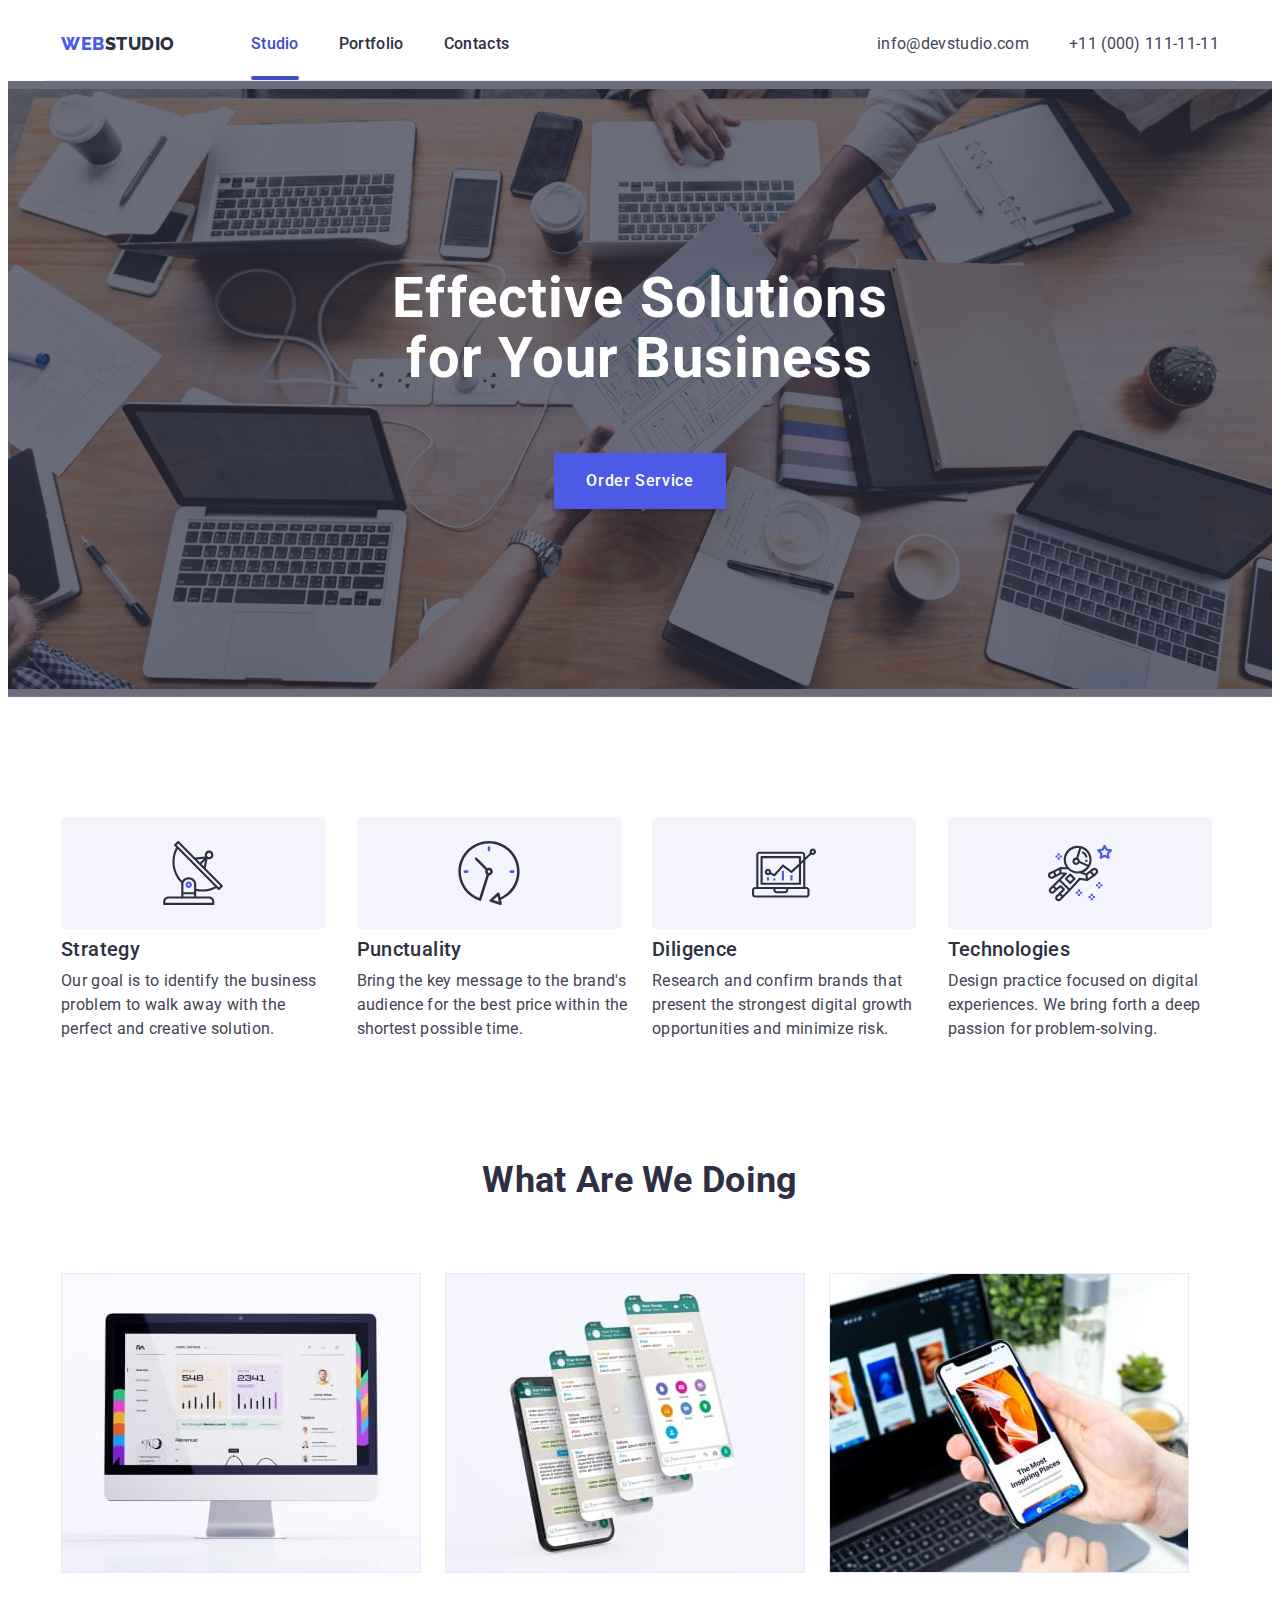
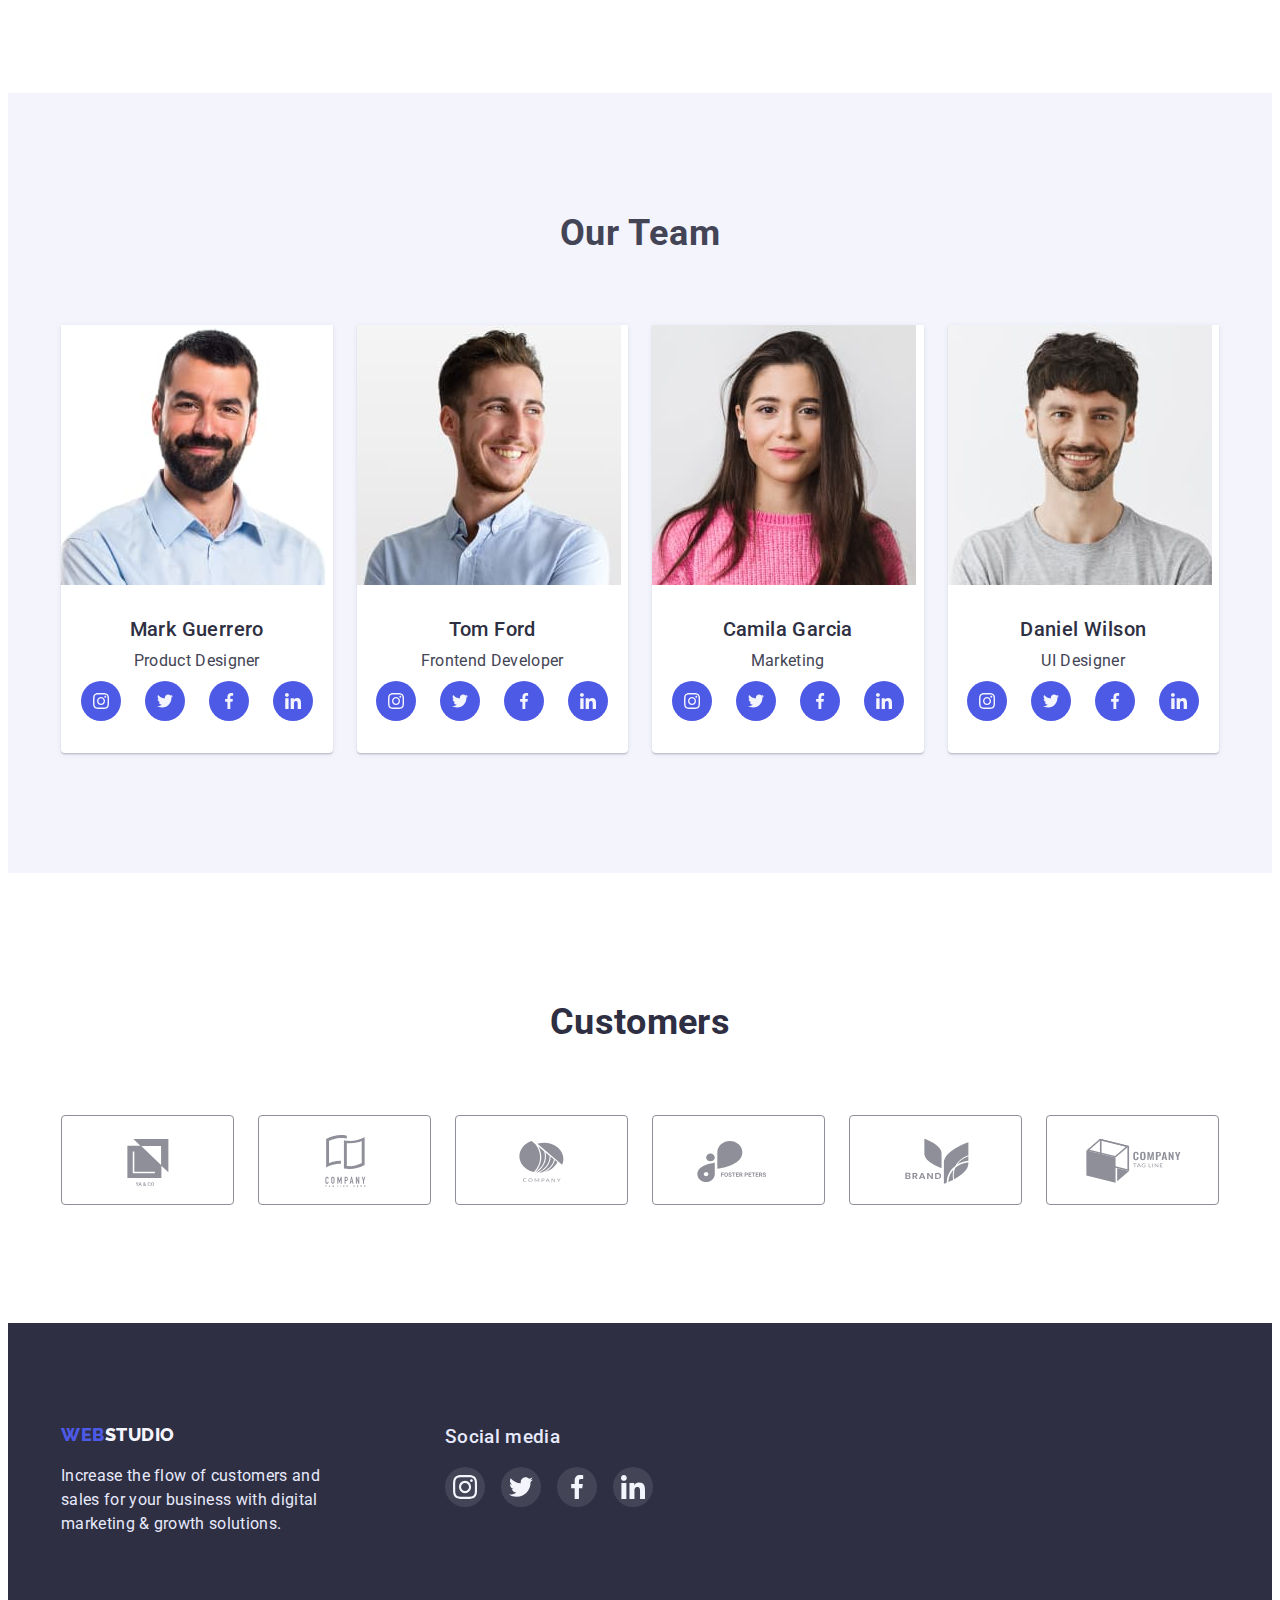
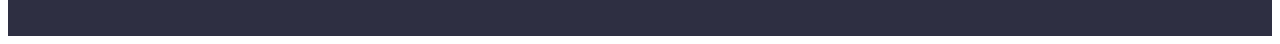
<file: index.html>
<!DOCTYPE html>
<html lang="en">
<head>
    <meta charset="UTF-8">
    <meta http-equiv="X-UA-Compatible" content="IE=edge">
    <meta name="viewport" content="width=device-width, initial-scale=1.0">
    <link
      rel="stylesheet"
      href="https://cdnjs.cloudflare.com/ajax/libs/modern-normalize/1.1.0/modern-normalize.min.css"
      integrity="sha512-wpPYUAdjBVSE4KJnH1VR1HeZfpl1ub8YT/NKx4PuQ5NmX2tKuGu6U/JRp5y+Y8XG2tV+wKQpNHVUX03MfMFn9Q=="
      crossorigin="anonymous"
      referrerpolicy="no-referrer"
    />
    <link rel="preconnect" href="https://fonts.googleapis.com">
<link rel="preconnect" href="https://fonts.gstatic.com" crossorigin>
<link href="https://fonts.googleapis.com/css2?family=Raleway:ital,wght@0,100;0,200;0,300;0,400;0,500;0,600;0,700;0,800;0,900;1,100;1,200;1,300;1,400;1,500;1,600;1,700;1,800;1,900&family=Roboto:ital,wght@0,100;0,300;0,400;0,500;0,700;0,900;1,100;1,300;1,400;1,500;1,700;1,900&display=swap" rel="stylesheet">
    <link rel="stylesheet" href="styles.css/stylescss.css" type="text/css">
        <title>WebStudio</title>
</head>
<body >  
        <header>
            <div class="container header-container">  
        <nav class="container-navigation">
            <a href="./index.html" class="logo"><span class="logo-web">Web</span><span class="logo-studio-one">Studio</span></a>
            <ul class="container-nav">
                <li><a href="index.html" class="nav-list current">Studio</a></li>
                <li><a href="portfolio.html" class="nav-list">Portfolio</a></li>
                <li><a href="" class="nav-list">Contacts</a></li>
            </ul>
        </nav>
        <address class="adress-li">
            <ul class="adress-list">
                <li><a href="mailto:info@devstudio.com" class="contact-list">info@devstudio.com</a></li>
                <li><a href="tel:+110001111111" class="contact-list">+11 (000) 111-11-11</a></li>
            </ul>
        </address>
    </div>
    </header>
<main>
    <section class="hero">
        <div class="container">
                <h1 class="h-one">Effective Solutions
                    for Your Business</h1>
                <button data-modal-open type="head-button" class="button-text">Order Service</button>
                </div>
                <div class="backdrop is-hidden" data-modal>
                    <div class="modal-window">
                      <button class="close-btn" type="button" data-modal-close>
                        <svg class="icon-close-btn"><use href="./images/symbol-defs.svg#icon-cloz"></use></svg>
                      </button>
                      <h2 hidden>Order form</h2>
                    </div>
                  </div>
    </section>
        <section class="section">
            <div class="container">
            <h2 hidden  class="title-two"></h2>
            <ul class="container-section-two">
                
                <li class="container-feature">
                    <div class="iconsabout">
                    <svg  class="iconimg-about">
                        <use href="./images/icons/symbol-defs.svg#icon-antenna" ></use>
                    </svg>
                </div>
                    <h3 class="title-three">Strategy</h3> 
                <p class="section-two-text">Our goal is to identify the business
                    problem to walk away with the perfect and creative solution. </p></li>
                   
                <li class="container-feature">
                    <div class="iconsabout">
                        <svg  class="iconimg-about">
                            <use  href="./images/icons/symbol-defs.svg#icon-clock"></use>
                        </svg>
                    </div>
                    <h3 class="title-three" >Punctuality</h3> 
                <p class="section-two-text">Bring the key message to the brand's audience for the best price within the shortest possible time.</p></li>
                
                <li class="container-feature">
                    <div class="iconsabout">
                        <svg  class="iconimg-about">
                            <use   href="./images/icons/symbol-defs.svg#icon-diagram"></use>
                        </svg>
                    </div>
                    <h3 class="title-three">Diligence</h3> 
                <p class="section-two-text">Research and confirm brands that present the strongest digital growth opportunities and minimize risk.</p></li>
    
                <li class="container-feature">
                    <div class="iconsabout">
                        <svg  class="iconimg-about">
                            <use  href="./images/icons/symbol-defs.svg#icon-astronaut"></use>
                        </svg>
                    </div>
                    <h3 class="title-three">Technologies</h3> 
                <p class="section-two-text">Design practice focused on digital experiences. We bring forth a deep passion for problem-solving.</p></li>
                </ul>
            </div>
        </section>
        <section class="section tasks">
            <div class="container">
            <h2 class="section-three-title-two">What are we doing</h2>
            <ul class="whatwearedoing">
                <li><img class="section-three-img" src="./images/computerwithdiagrams.jpg" alt="Computerwithdiagrams" width="360" height="300"></li>
                <li><img class="section-three-img" src="./images/phonechats.jpg" alt="Phonewithalotofchats" width="360" height="300"></li>
                <li><img class="section-three-img" src="./images/computerandphone.jpg" alt="Phoneandcomputer" width="360" height="300"></li>
            </ul>
        </div>
        </section>
        <section class="section section-ourteam">
            <div class="container">
            <h2  class="section-four-title-two">Our Team</h2>   
            <ul class="ourteam">
                <li class="team">
                    <img class="mark-photo" src="./images/mark.jpg" alt="PhotoMarkGuerrero" width="264" height="260">
                <div class="section-four-container">
                        <h3 class="section-four-title-three">Mark Guerrero</h3>
                    <p >Product Designer</p>
                    <ul class="team-social-list">
                        <li class="team-social-item">
                            <a class="team-social-link" href="">
                                <svg class="social-icon">
                                    <use href="./images/icons/symbol-defs.svg#icon-instagram">
    
                                    </use>
                                </svg>
                            </a>
                        </li>
                        <li class="team-social-item">
                            <a class="team-social-link" href="">
                                <svg class="social-icon">
                                    <use href="./images/icons/symbol-defs.svg#icon-twitter">
    
                                    </use>
                                </svg>
                            </a>
                        </li>
                        <li class="team-social-item">
                            <a class="team-social-link" href="">
                                <svg class="social-icon">
                                    <use href="./images/icons/symbol-defs.svg#icon-facebook">
    
                                    </use>
                                </svg>
                            </a>
                        </li>
                        <li class="team-social-item">
                            <a class="team-social-link" href="">
                                <svg class="social-icon">
                                    <use href="./images/icons/symbol-defs.svg#icon-linkedin"> 
    
                                    </use>
                                </svg>
                            </a>
                        </li>
                       
                       </ul>
                </div>
                </li>
                <li class="team">
                <img class="tom-photo" src="./images/tom.jpg" alt="PhotoTomFord" width="264" height="260">
                <div class="section-four-container">
                    <h3 class="section-four-title-three">Tom Ford</h3>
                    <p >Frontend Developer</p>
                    <ul class="team-social-list">
                        <li class="team-social-item">
                            <a class="team-social-link" href="">
                                <svg class="social-icon">
                                    <use href="./images/icons/symbol-defs.svg#icon-instagram">
    
                                    </use>
                                </svg>
                            </a>
                        </li>
                        <li class="team-social-item">
                            <a class="team-social-link" href="">
                                <svg class="social-icon">
                                    <use href="./images/icons/symbol-defs.svg#icon-twitter">
    
                                    </use>
                                </svg>
                            </a>
                        </li>
                        <li class="team-social-item">
                            <a class="team-social-link" href="">
                                <svg class="social-icon">
                                    <use href="./images/icons/symbol-defs.svg#icon-facebook">
    
                                    </use>
                                </svg>
                            </a>
                        </li>
                        <li class="team-social-item">
                            <a class="team-social-link" href="">
                                <svg class="social-icon">
                                    <use href="./images/icons/symbol-defs.svg#icon-linkedin"> 
    
                                    </use>
                                </svg>
                            </a>
                        </li>
                       
                       </ul>
                </div>
                </li>
                <li class="team">
                <img class="camila-photo" src="./images/camila.jpg" alt="PhotoCamilaGarcia" width="264" height="260">
                <div class="section-four-container">
                    <h3 class="section-four-title-three">Camila Garcia</h3>
                    <p >Marketing</p>
                    <ul class="team-social-list">
                        <li class="team-social-item">
                            <a class="team-social-link" href="">
                                <svg class="social-icon">
                                    <use href="./images/icons/symbol-defs.svg#icon-instagram">
    
                                    </use>
                                </svg>
                            </a>
                        </li>
                        <li class="team-social-item">
                            <a class="team-social-link" href="">
                                <svg class="social-icon">
                                    <use href="./images/icons/symbol-defs.svg#icon-twitter">
    
                                    </use>
                                </svg>
                            </a>
                        </li>
                        <li class="team-social-item">
                            <a class="team-social-link" href="">
                                <svg class="social-icon">
                                    <use href="./images/icons/symbol-defs.svg#icon-facebook">
    
                                    </use>
                                </svg>
                            </a>
                        </li>
                        <li class="team-social-item">
                            <a class="team-social-link" href="">
                                <svg class="social-icon">
                                    <use href="./images/icons/symbol-defs.svg#icon-linkedin"> 
    
                                    </use>
                                </svg>
                            </a>
                        </li>
                       
                       </ul>
                </div>
                </li>
                <li class="team">
                <img class="daniel-photo" src="./images/daniel.jpg" alt="PhotoDanielWilson" width="264" height="260">
                <div class="section-four-container">  
                <h3 class="section-four-title-three">Daniel Wilson</h3>
                    <p >UI Designer</p>
                    <ul class="team-social-list">
                        <li class="team-social-item">
                            <a class="team-social-link" href="">
                                <svg class="social-icon">
                                    <use href="./images/icons/symbol-defs.svg#icon-instagram">
    
                                    </use>
                                </svg>
                            </a>
                        </li>
                        <li class="team-social-item">
                            <a class="team-social-link" href="">
                                <svg class="social-icon">
                                    <use href="./images/icons/symbol-defs.svg#icon-twitter">
    
                                    </use>
                                </svg>
                            </a>
                        </li>
                        <li class="team-social-item">
                            <a class="team-social-link" href="">
                                <svg class="social-icon">
                                    <use href="./images/icons/symbol-defs.svg#icon-facebook">
    
                                    </use>
                                </svg>
                            </a>
                        </li>
                        <li class="team-social-item">
                            <a class="team-social-link" href="">
                                <svg class="social-icon">
                                    <use href="./images/icons/symbol-defs.svg#icon-linkedin"> 
    
                                    </use>
                                </svg>
                            </a>
                        </li>
                       
                       </ul>
                </div>
                </li>
                               
            </ul>
        </div>
        </section>
        <section class="section customer-section">
            <div class="container">
              <h2 class="customer-title">Customers</h2>
              <ul class="customer-list">
                <li class="customer-item">
                  <a class="customer-icon-container" href="">
                    <svg class="customer-icon">
                      <use href="./images/icons/symbol-defs.svg#icon-Logoone"></use>
                    </svg>
                  </a>
                </li>
                <li class="customer-item">
                  <a class="customer-icon-container" href="">
                    <svg class="customer-icon">
                      <use href="./images/icons/symbol-defs.svg#icon-Logotwo"></use>
                    </svg>
                  </a>
                </li>
                <li class="customer-item">
                  <a class="customer-icon-container" href="">
                    <svg class="customer-icon">
                      <use href="./images/icons/symbol-defs.svg#icon-Logothree"></use>
                    </svg>
                  </a>
                </li>
                <li class="customer-item">
                  <a class="customer-icon-container" href="">
                    <svg class="customer-icon">
                      <use href="./images/icons/symbol-defs.svg#icon-Logofour"></use>
                    </svg>
                  </a>
                </li>
                <li class="customer-item">
                  <a class="customer-icon-container" href="">
                    <svg class="customer-icon">
                      <use href="./images/icons/symbol-defs.svg#icon-Logofive"></use>
                    </svg>
                  </a>
                </li>
                <li class="customer-item">
                  <a class="customer-icon-container" href="">
                    <svg class="customer-icon">
                      <use href="./images/icons/symbol-defs.svg#icon-Logosix"></use>
                    </svg>
                  </a>
                </li>
              </ul>
            </div>
          </section>
</main>
    <footer class="footer">
<div class="container big-footer">
        <div class="container-footer">
            <a href="./index.html" class="logo"><span class="logo-web">Web</span><span class="logo-studio-two">Studio</span></a>
            <p class="footer-text">Increase the flow of customers and sales for your business with digital marketing & growth solutions.</p>
        </div>
        <div class="footer-social">
            <h3 class="footer-social-title">Social media</h3>
            <ul class="footer-social-list">
              <li class="footer-social-item">
                <a class="footer-social-link" href="">
                  <svg class="footer-social-icon">
                    <use href="./images/icons/symbol-defs.svg#icon-instagram"></use>
                  </svg>
                </a>
              </li>
              <li class="footer-social-item">
                <a class="footer-social-link" href="">
                  <svg class="footer-social-icon">
                    <use href="./images/icons/symbol-defs.svg#icon-twitter"></use>
                  </svg>
                </a>
              </li>
              <li class="footer-social-item">
                <a class="footer-social-link" href=""
                  ><svg class="footer-social-icon">
                    <use href="./images/icons/symbol-defs.svg#icon-facebook"></use>
                  </svg>
                </a>
              </li>
              <li class="footer-social-item">
                <a class="footer-social-link" href=""
                  ><svg class="footer-social-icon">
                    <use href="./images/icons/symbol-defs.svg#icon-linkedin"></use>
                  </svg>
                </a>
              </li>
            </ul>
          </div>
    </div>
    </footer>
    <script src="./modal.js"></script>
</body>

</html>
</file>
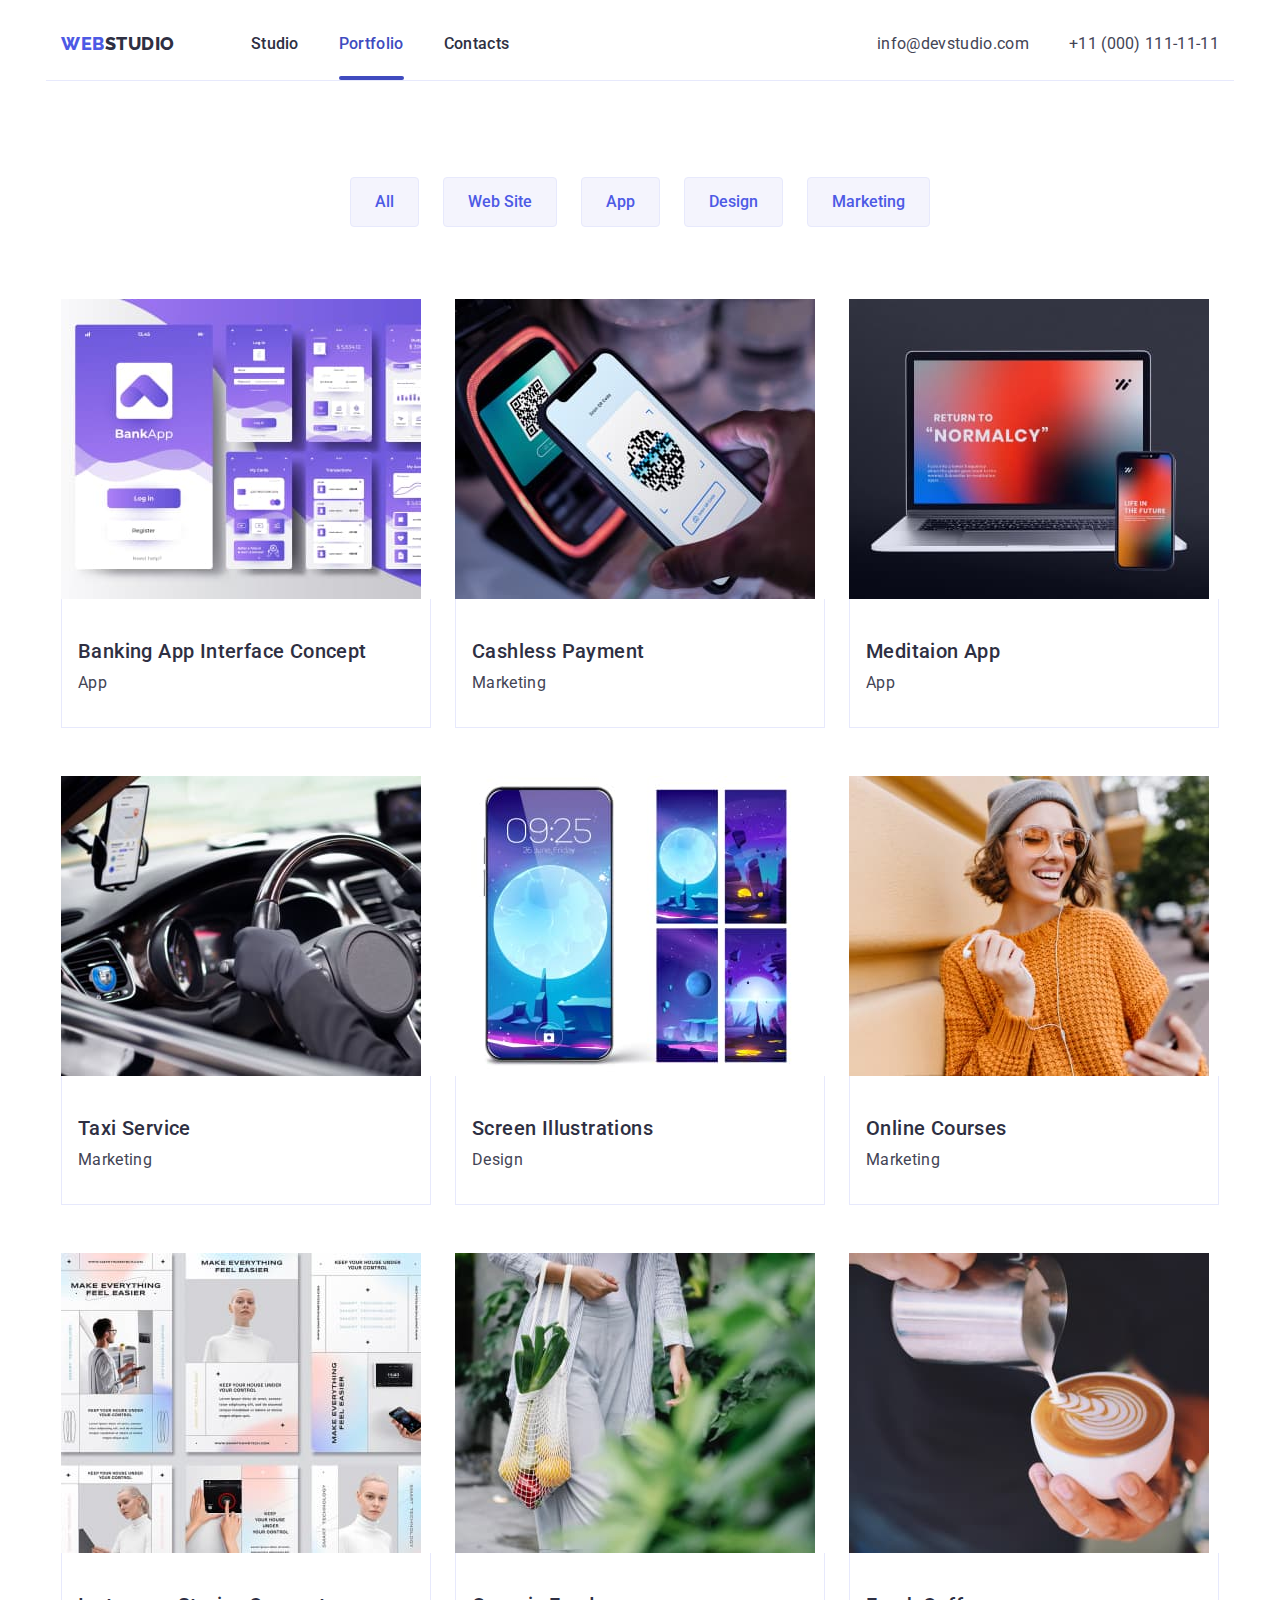
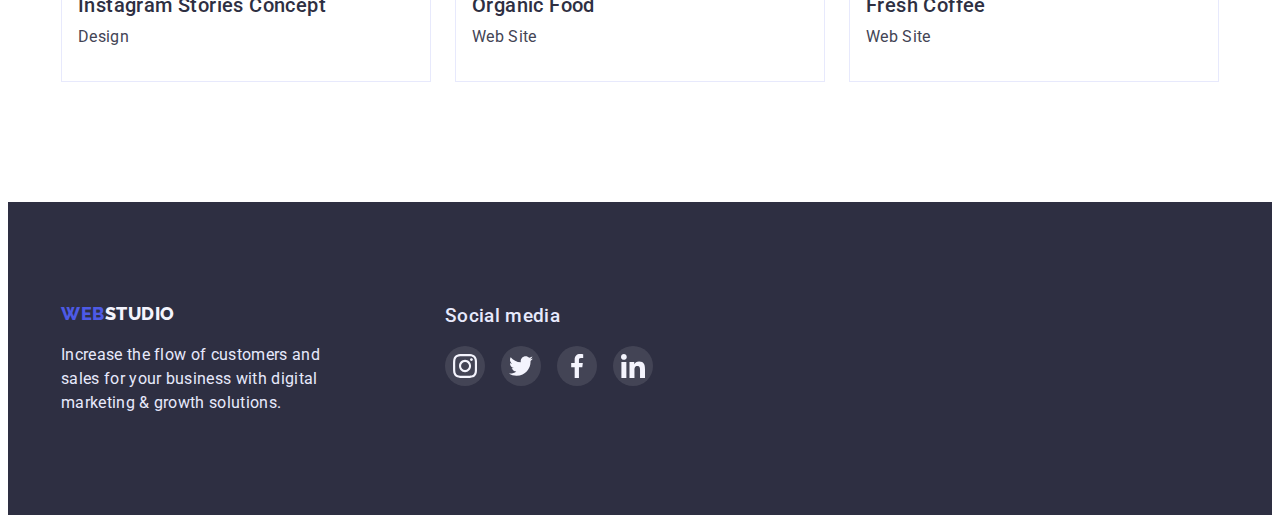
<file: portfolio.html>
<!DOCTYPE html>
<html lang="en">
    <head>
        <meta charset="UTF-8">
        <meta http-equiv="X-UA-Compatible" content="IE=edge">
        <meta name="viewport" content="width=device-width, initial-scale=1.0">
        <link
          rel="stylesheet"
          href="https://cdnjs.cloudflare.com/ajax/libs/modern-normalize/1.1.0/modern-normalize.min.css"
          integrity="sha512-wpPYUAdjBVSE4KJnH1VR1HeZfpl1ub8YT/NKx4PuQ5NmX2tKuGu6U/JRp5y+Y8XG2tV+wKQpNHVUX03MfMFn9Q=="
          crossorigin="anonymous"
          referrerpolicy="no-referrer"
        />
        <link rel="preconnect" href="https://fonts.googleapis.com">
    <link rel="preconnect" href="https://fonts.gstatic.com" crossorigin>
    <link href="https://fonts.googleapis.com/css2?family=Raleway:ital,wght@0,100;0,200;0,300;0,400;0,500;0,600;0,700;0,800;0,900;1,100;1,200;1,300;1,400;1,500;1,600;1,700;1,800;1,900&family=Roboto:ital,wght@0,100;0,300;0,400;0,500;0,700;0,900;1,100;1,300;1,400;1,500;1,700;1,900&display=swap" rel="stylesheet">
        <link rel="stylesheet" href="styles.css/stylescss.css" type="text/css">
            <title>WebStudio</title>
    </head>
    <body >  
            <header>
                <div class="container header-container">  
            <nav class="container-navigation">
                <a href="./index.html" class="logo"><span class="logo-web">Web</span><span class="logo-studio-one">Studio</span></a>
                <ul class="container-nav">
                    <li><a href="index.html" class="nav-list">Studio</a></li>
                    <li><a href="portfolio.html" class="nav-list current line">Portfolio</a></li>
                    <li><a href="" class="nav-list">Contacts</a></li>
                </ul>
            </nav>
            <address class="adress-li">
                <ul class="adress-list">
                <li><a href="mailto:info@devstudio.com" class="contact-list">info@devstudio.com</a></li>
                <li><a href="tel:+110001111111" class="contact-list">+11 (000) 111-11-11</a></li>
                </ul>
            </address>
        </div>
        </header>
    <main>
        <section class="section section-one">
            <div class="container">
                <h1 hidden></h1>
            <ul class="container-button">
                <li><button type="button" class="button">All</button></li>
                <li><button type="button" class="button">Web Site</button></li>
                <li><button type="button" class="button">App</button></li>
                <li><button type="button" class="button">Design</button></li>
                <li><button type="button" class="button">Marketing</button></li>
            </ul>
            <h2 hidden></h2>
            <ul class="examples">
                <li class="examples-card">
                  <a class="projects-link" href="">
                    <div class="project-image">
                      <img src="./images/bankingappinterfaceconcept.jpg" alt="bankingappinterfaceconcept" width="360" height="300">
                      <div class="examples-overlay">
                        <p>
                          14 Stylish and User-Friendly App Design Concepts · Task Manager App · Calorie
                          Tracker App · Exotic Fruit Ecommerce App · Cloud Storage App
                        </p>
                      </div>
                    </div>
                    <div class="card"><h3 class="title-three">Banking App Interface Concept</h3>
                        <p class="example-text">App</p></div>
                      </a>
                  
                </li>
                <li class="examples-card">
                  <a class="projects-link" href="">
                    <div class="project-image">
                      <img src="./images/cashlesspayment.jpg" alt="cashlesspayment" width="360" height="300">
                    <div class="examples-overlay">
                      <p>
                        14 Stylish and User-Friendly App Design Concepts · Task Manager App · Calorie
                        Tracker App · Exotic Fruit Ecommerce App · Cloud Storage App
                      </p>
                    </div>
                    </div>
                    
                    <div class="card">
                      <h3 class="title-three">Cashless Payment</h3>
                        <p class="example-text">Marketing</p>
                      </div>
                      </a>
                    
                </li>
                <li class="examples-card">
                  <a class="projects-link" href="">
                    <div class="project-image"><img src="./images/meditaionapp.jpg" alt="meditaionapp" width="360" height="300">
                      <div class="examples-overlay">
                        <p>
                          14 Stylish and User-Friendly App Design Concepts · Task Manager App · Calorie
                          Tracker App · Exotic Fruit Ecommerce App · Cloud Storage App
                        </p>
                      </div>
                    </div>
                    
                    <div class="card">
                      <h3 class="title-three">Meditaion App</h3>
                        <p class="example-text">App</p>
                      </div>
                      </a>
                    
                </li>
                    <li class="examples-card">
                      <a class="projects-link" href="">
                        <div class="project-image"><img src="./images/taxiservice.jpg" alt="taxiservice" width="360" height="300">
                          <div class="examples-overlay">
                            <p>
                              14 Stylish and User-Friendly App Design Concepts · Task Manager App · Calorie
                              Tracker App · Exotic Fruit Ecommerce App · Cloud Storage App
                            </p>
                          </div>
                        </div>
                        
                        <div class="card"><h3 class="title-three">Taxi Service</h3>
                            <p class="example-text">Marketing</p></div>
                          </a>
                        
                    </li>
                    <li class="examples-card">
                      <a class="projects-link" href="">
                        <div class="project-image">
                          <img src="./images/screenillustrations.jpg" alt="screenillustrations" width="360" height="300">
                        <div class="examples-overlay">
                          <p>
                            14 Stylish and User-Friendly App Design Concepts · Task Manager App · Calorie
                            Tracker App · Exotic Fruit Ecommerce App · Cloud Storage App
                          </p>
                        </div>
                        </div>
                        
                        <div class="card"><h3 class="title-three">Screen Illustrations</h3>
                            <p class="example-text">Design</p></div>
                          </a>
                        
                    </li>
                    <li class="examples-card">
                      <a class="projects-link" href="">
                        <div class="project-image">
                          <img src="./images/onlinecourses.jpg" alt="onlinecourses" width="360" height="300">
                        <div class="examples-overlay">
                          <p>
                            14 Stylish and User-Friendly App Design Concepts · Task Manager App · Calorie
                            Tracker App · Exotic Fruit Ecommerce App · Cloud Storage App
                          </p>
                        </div>
                        </div>
                        
                        <div class="card"><h3 class="title-three">Online Courses</h3>
                            <p class="example-text">Marketing</p></div>
                      </a>
                         
                    </li>
                    <li class="examples-card">
                      <a class="projects-link" href="">
                        <div class="project-image">
                          <img src="./images/instagramstoriesconcept.jpg" alt="instagramstoriesconcept" width="360" height="300">
                        <div class="examples-overlay">
                          <p>
                            14 Stylish and User-Friendly App Design Concepts · Task Manager App · Calorie
                            Tracker App · Exotic Fruit Ecommerce App · Cloud Storage App
                          </p>
                        </div>
                        </div>
                        
                        <div class="card"><h3 class="title-three">Instagram Stories Concept</h3>
                            <p class="example-text">Design</p></div>
                      </a>
                        
                    </li>
                    <li class="examples-card">
                      <a class="projects-link" href="">
                        <div class="project-image">
                          <img src="./images/organicfood.jpg" alt="organicfood" width="360" height="300">
                        <div class="examples-overlay">
                          <p>
                            14 Stylish and User-Friendly App Design Concepts · Task Manager App · Calorie
                            Tracker App · Exotic Fruit Ecommerce App · Cloud Storage App
                          </p>
                        </div>
                        </div>
                        
                        <div class="card"><h3 class="title-three">Organic Food</h3>
                            <p class="example-text">Web Site</p></div>
                      </a>
                        
                    </li>
                    <li class="examples-card">
                      <a class="projects-link" href="">
                        <div class="project-image">
                          <img  src="./images/freshcoffee.jpg" alt="freshcoffee" width="360" height="300">
                        <div class="examples-overlay">
                          <p>
                            14 Stylish and User-Friendly App Design Concepts · Task Manager App · Calorie
                            Tracker App · Exotic Fruit Ecommerce App · Cloud Storage App
                          </p>
                        </div>
                        </div>
                        
                        <div class="card"><h3 class="title-three">Fresh Coffee</h3>
                            <p class="example-text">Web Site</p></div>
                      </a>
                        
                    </li>
            </ul>
        </section>
            </div>
            
    </main>
</body>

<footer class="footer">
  <div class="container big-footer">
          <div class="container-footer">
              <a href="./index.html" class="logo"><span class="logo-web">Web</span><span class="logo-studio-two">Studio</span></a>
              <p class="footer-text">Increase the flow of customers and sales for your business with digital marketing & growth solutions.</p>
          </div>
          <div class="footer-social">
              <h3 class="footer-social-title">Social media</h3>
              <ul class="footer-social-list">
                <li class="footer-social-item">
                  <a class="footer-social-link" href="">
                    <svg class="footer-social-icon">
                      <use href="./images/icons/symbol-defs.svg#icon-instagram"></use>
                    </svg>
                  </a>
                </li>
                <li class="footer-social-item">
                  <a class="footer-social-link" href="">
                    <svg class="footer-social-icon">
                      <use href="./images/icons/symbol-defs.svg#icon-twitter"></use>
                    </svg>
                  </a>
                </li>
                <li class="footer-social-item">
                  <a class="footer-social-link" href=""
                    ><svg class="footer-social-icon">
                      <use href="./images/icons/symbol-defs.svg#icon-facebook"></use>
                    </svg>
                  </a>
                </li>
                <li class="footer-social-item">
                  <a class="footer-social-link" href=""
                    ><svg class="footer-social-icon">
                      <use href="./images/icons/symbol-defs.svg#icon-linkedin"></use>
                    </svg>
                  </a>
                </li>
              </ul>
            </div>
      </div>
      </footer>
  
</html>
</file>
<file: styles.css/stylescss.css>
body{
    font-family: 'Roboto', sans-serif ;
    font-size: 16px;
    line-height: 1.5;
    background-color: #FFFFFF;
    color: #434455;;
    text-decoration: none;
    letter-spacing: 0.02em;
}
ul{
    list-style: none;
    padding: 0;
    margin: 0;
}
:root{
    --brand-color: #434455;
    --background-brand: #FFFFFF; 
    --logo-color-web :#4D5AE5; 
    --logo-color-studio-two: #F4F4FD;
    --logo-color-studio-one: #2E2F42;
    --footer-color: #E7E9FC;
    --nav-list-header-color: #2E2F42;
    --bcd-button: #e7e9fc;
}
p,
h1,
h2,
h3,
h4,
h5,
h6{
   margin-top: 0;
   margin-bottom: 0;
}
img{
    max-width: 100%;
    height: auto;
    display: block;
        
}
.container{
    width: 1158px;
    padding: 0 15px;
    margin: 0 auto;
    max-width: 100%;
}
.section{
    padding-top: 120px;
    padding-bottom: 120px;
   }
.header-container{
    display: flex;
    align-items: center;
    border-bottom: 1px solid #E7E9FC;
}
.logo{
    font-family: 'Raleway', sans-serif ;
    font-weight: 800;
    font-size: 18px;
    line-height: 1.33;
    text-transform: uppercase;
    letter-spacing: 0.03em;
    text-decoration: none;
    margin-right: 76px;
}
.logo-web{
    color: #4D5AE5;
    }
.logo-studio-two{
    color: #F4F4FD;
}
.logo-studio-one{
    color: #2E2F42;}
.nav-list{
    font-weight: 500;
    font-size: 16px;
    color: #2E2F42;
    letter-spacing: 0.02em;
    line-height: 1.5;  
    text-decoration: none;
    list-style: none;
    padding: 24px 0;
    display: block;
    gap: 40px;
}
.container-nav{
    padding: 0px;
    gap: 40px;
    display: flex;
}
.nav-list:focus,
.nav-list:hover{
    color: #404BBF;
}
.current {
  color: #404bbf;
  position: relative;
}
/*.nav-list.current.line::after {
  content: " ";
  width: 100%;
  height: 4px;
  left: 0;
  bottom: 0;
  display: block;
  background-color: #404bbf ;
  border-radius: 2px;
  transition: currentColor;
  margin-top: 24px;
}*/

.nav-list.current::after {
  position: absolute;
  left: 0;
  bottom: 0;
  width: 100%;
  height: 4px;
  background-color: currentColor;
  border-radius: 2px;
  content: ''
}

.nav-list:hover::after,
.nav-list:focus::after {
  display: inline-block;
  height: 4px;
  width: 100%;
  color: #404bbf;
} 
.contact-list{
    font-size: 16px;
    color: #434455;
    text-decoration: none;
    letter-spacing: 0.02em;
    line-height: 1.5;
    list-style: none;
    display: flex;
    transition: color 250ms cubic-bezier(0.4, 0, 0.2, 1);
}
.container-navigation{
    display: flex;
    align-items: center;
}
.adress-li{
    margin-left: auto;
}
.adress-list{
    display: flex;
    padding: 0px;
    gap: 40px;
    font-style: normal;

}
.contact-list:focus,
.contact-list:hover{
    color: #404BBF;
}
.hero{
    background: 
		linear-gradient(rgba(46, 47, 66, 0.7), rgba(46, 47, 66, 0.7)), url(../images/peopleoffice.jpg)
		;
    text-align: center;
    padding: 188px 0;
    background-repeat: no-repeat;
  background-size: 1440px, auto;
  background-position: center;
}
.h-one{
    letter-spacing: 0.02em;
    font-size: 56px;
    line-height: 1.07;
    color: #FFFFFF;
    line-height: 1.07;
    text-align: center;
    width: 496px;
    display: block;
    margin: 0 auto;
    margin-bottom: 64px;

}
.button-text{
    font-family: 'Roboto', sans-serif ;
    color: #FFFFFF;
    background-color: #4D5AE5;
    cursor: pointer;
    font-weight: 500;
    letter-spacing: 0.04em;
    line-height: 1.5;
    font-size: 16px;
    padding: 16px 32px;
    box-shadow: 0px 4px 4px rgba(0, 0, 0, 0.15);
    margin: 0 auto;
    display: block;
    border: none;
    transition: background-color 250ms cubic-bezier(0.4, 0, 0.2, 1);
}

.button-text:hover,
.button-text:focus{
    background-color: #404BBF;;
}
.iconsabout{
    display: flex;
    justify-content: center;
    align-items: center;
    width: 264px;
    height: 112px;
    border-radius: 4px;
}
.iconimg-about{
    width: 64px;
    height: 64px;
}
.container-section-two{
    color: #434455;
    display: flex;
    gap: 24px;
}
.tasks{
    padding-top: 0px;
}
.container-feature{
    flex-basis: calc((100% - 3 * 24px) / 4);
    
    
}
.title-three{
    font-weight: 500;
    font-size: 20px;
    line-height: 1.2;
    color: #2E2F42;
    letter-spacing: 0.02em;
    margin-bottom: 8px;
    margin-top: 8px;
}
.section-two-text{
    color: #434455;
    gap:  24px;

}
.iconsabout{
    color: #2E2F42;
    background: #F4F4FD;
    display: flex;
    justify-content: center;
    width: 264px;
    height: 112px;
    border-radius: 4px;
}
.iconimg-about{
    width: 64px;
    height: 64px;
}
.section-three-title-two{
    font-size: 36px;
    line-height: 1.11;
    color: #2E2F42;
    text-align: center;
    text-transform: capitalize;
    margin-bottom: 72px;
}
.whatwearedoing{
    display: flex;
    gap: 24px;

}

.section-ourteam{
    background-color: #F4F4FD;
}
.ourteam{
    display: flex;
    gap: 24px;
}
.team{
    background: #FFFFFF;
    box-shadow: 0px 1px 6px rgba(46, 47, 66, 0.08), 0px 1px 1px rgba(46, 47, 66, 0.16), 0px 2px 1px rgba(46, 47, 66, 0.08);
    border-radius: 0px 0px 4px 4px;
    flex-basis: calc((100% - 3 * 24px) / 4);
}

.tom-photo,
.mark-photo,
.camila-photo,
.daniel-photo{

    padding-top: 0px;
}
.team-social-list {
    display: flex;
    justify-content: center;
    gap: 24px;
    padding-top: 8px;
  }
  .team-social-item {
    width: 40px;
    height: 40px;
    border-radius: 50%;
  }
  .team-social-link {
    display: flex;
    width: 100%;
    height: 100%;
    justify-content: center;
    align-items: center;
    background-color: #4d5ae5;
    border-radius: 50%;
    transition: background-color 250ms cubic-bezier(0.4, 0, 0.2, 1);
  }
  .social-icon {
    width: 16px;
    height: 16px;
    fill: #f4f4fd;
  }
  .team-social-link:hover,
.team-social-link:focus {
  background-color:#404bbf;
}
  
.section-four-title-two{
    height: 40px;
   font-weight: 700;
    font-size: 36px;
    line-height: 40px;
    text-align: center;
    letter-spacing: 0.02em;
    text-transform: capitalize;
    margin-bottom: 72px;
    
}
.section-four-title-three{
    font-weight: 500;
    font-size: 20px;
    color: #2E2F42;
    letter-spacing: 0.02em;
    line-height: 1.2;
    margin-bottom: 8px;
}

.section-four-container{
    text-align: center;
    padding: 32px 0;

}
.customer-title{
    margin-bottom: 72px;
  font-weight: 700;
  font-size: 36px;
  line-height: 1.11;
  color: #2e2f42;
  text-align: center;
}
.customer-section {
    padding-top: 130px;
    padding-bottom: 120px;
  }
  .customer-list {
    display: flex;
    gap: 24px;
    color: currentColor;
  }
  .customer-item {
    flex-basis: calc((100% - 5 * 24px) / 6);
    height: 88px;
    color: currentColor;
  }
  
  .customer-icon-container {
    display: flex;
    height: 100%;
    justify-content: center;
    align-items: center;
    color: #8e8f99;
    
    border: 1px solid;
    border-radius: 4px;
    fill: currentColor;
    transition: color 250ms cubic-bezier(0.4, 0, 0.2, 1);
  }
  .customer-icon {
    width: 104px;
    height: 56px;
  }
  
  
  .customer-icon-container:focus,
  .customer-icon-container:hover {
    color: #404bbf;
  }

.footer{
    background-color: #2E2F42;
    color: #E7E9FC;
    letter-spacing: 0.02em;
    line-height: 1.5;
    padding: 100px 0;
}
.container-footer{
    width: 264px;
}
.big-footer{
    display: flex;
  gap: 120px;
}
.footer-social-title{
    margin-bottom: 16px;
    font-weight: 500;
}
.footer-text{
    margin-top: 16px;

}
.footer-social-list {
    display: flex;
    justify-content: center;
    gap: 16px;
  }
  .footer-social-item {
    width: 40px;
    height: 40px;
    border-radius: 50%;
    background-color: rgba(255, 255, 255, 0.1);
  }
  .footer-social-link {
    display: flex;
    width: 100%;
    height: 100%;
    justify-content: center;
    align-items: center;
    border-radius: 50%;
    transition: background-color 250ms cubic-bezier(0.4, 0, 0.2, 1);
  }
  .footer-social-icon {
    width: 24px;
    height: 24px;
    fill: #F4F4FD;
    background-size: contain;
  }
  .footer-social-link:hover,
  .footer-social-link:focus {
    background-color: #31d0aa;
  }
.section-one{
    padding-top: 96px;
}
.button{
    background: #F4F4FD;
    font-family: 'Roboto', sans-serif ;
    font-weight: 500;
    color: #4D5AE5;
    line-height: 1.5;
    font-size: 16px;
    background: #F4F4FD;
    border: 1px solid #E7E9FC;
    border-radius: 4px;
    cursor: pointer;
    padding: 12px 24px;    
    transition: background-color 250ms cubic-bezier(0.4, 0, 0.2, 1),
    color 250ms cubic-bezier(0.4, 0, 0.2, 1), box-shadow 250ms cubic-bezier(0.4, 0, 0.2, 1);
   
}
.button:hover,
.button:focus{
    background: #404BBF;
    border-color: #404BBF ;
    color: #FFFFFF;
    box-shadow: 0px 3px 1px rgba(0, 0, 0, 0.1), 0px 2px 1px rgba(0, 0, 0, 0.08),
    0px 2px 2px rgba(0, 0, 0, 0.12);
}
.container-button{
    display: flex;
    gap: 24px;
    justify-content: center;
    margin-top: 0px;
    margin-bottom: 72px;
    transition: background-color 250ms cubic-bezier(0.4, 0, 0.2, 1),
    color 250ms cubic-bezier(0.4, 0, 0.2, 1), box-shadow 250ms cubic-bezier(0.4, 0, 0.2, 1);
}
.examples{
    display: flex;
    margin-top: 72px;
    flex-wrap: wrap;
    gap: 48px 24px;
    
}
.title-three{
    font-weight: 500;
    font-size: 20px;
    color: #2E2F42;
    letter-spacing: 0.02em;
    line-height: 1.2;
    text-decoration: none;

}
.example-text{
    color: #434455;
    line-height: 1.5;
    letter-spacing: 0.02em;
    text-decoration: none;

}    
.project-image {
    position: relative;
    overflow: hidden;
  }

.examples-card{
 
    flex-basis: calc((100% - 2 * 24px) / 3);
    transition: box-shadow 250ms cubic-bezier(0.4, 0, 0.2, 1);
}
.examples-overlay {
    position: absolute;
    left: 0;
    top: 0;
    width: 100%;
    height: 100%;
    padding: 40px 32px;
    color: #f4f4fd;
    background-color: #4d5ae5;
    transform: translateY(101%);
    transition: transform 250ms cubic-bezier(0.4, 0, 0.2, 1);
  }
.examples-card:hover {
    box-shadow: 0px 1px 6px rgba(46, 47, 66, 0.08), 0px 1px 1px rgba(46, 47, 66, 0.16),
      0px 2px 1px rgba(46, 47, 66, 0.08);
}
.projects-link {
    text-decoration: none;}

.projects-link:hover
.examples-overlay {
    transform: translateY(0);
    overflow: auto;
  }
.card{
    border: 1px solid #E7E9FC;
    border-top: none;
    padding-left: 16px;
    padding-top: 32px;
    padding-bottom: 32px;
}
.backdrop {
    position: fixed;
    top: 0;
    left: 0;
    width: 100%;
    height: 100%;
    background-color: rgba(46, 47, 66, 0.4);
    transition: opacity 250ms cubic-bezier(0.4, 0, 0.2, 1),
      visibility 250ms cubic-bezier(0.4, 0, 0.2, 1);
  }
  .backdrop.is-hidden {
    opacity: 0;
    visibility: hidden;
    pointer-events: none;
  }
  .modal-window {
    position: relative;
    transform: translate(-50%, -50%) scale(1) ;
    max-width: 408px;
    max-height: 576px;
    border-radius: 4px;
    background-color: #ffffff;
    transition: transform 250ms cubic-bezier(0.4, 0, 0.2, 1);
    position: relative;
    width: 1440px;
    height: 676px;
    top: 50%;
    left: 50%;
    

  }
  .backdrop.is-hidden .modal-window {
    transform: scale(0);
  }
  .close-btn {
    position: absolute;
    display: flex;
    align-items: center;
    justify-content: center;
    top: 24px;
    right: 24px;
    width: 24px;
    height: 24px;
    background-color: #e7e9fc;
    color: #000;
    border-radius: 50%;
    border: 1px solid rgba(0, 0, 0, 0.1);
    transition: background-color 250ms cubic-bezier(0.4, 0, 0.2, 1),
      color 250ms cubic-bezier(0.4, 0, 0.2, 1);
      cursor: pointer;
  }
  .icon-close-btn {
    display: block;
    width: 8px;
    height: 8px;
    fill: currentColor;
  }
  .close-btn:hover {
    background-color: #404bbf;
    color: #ffffff;
  }
</file>
